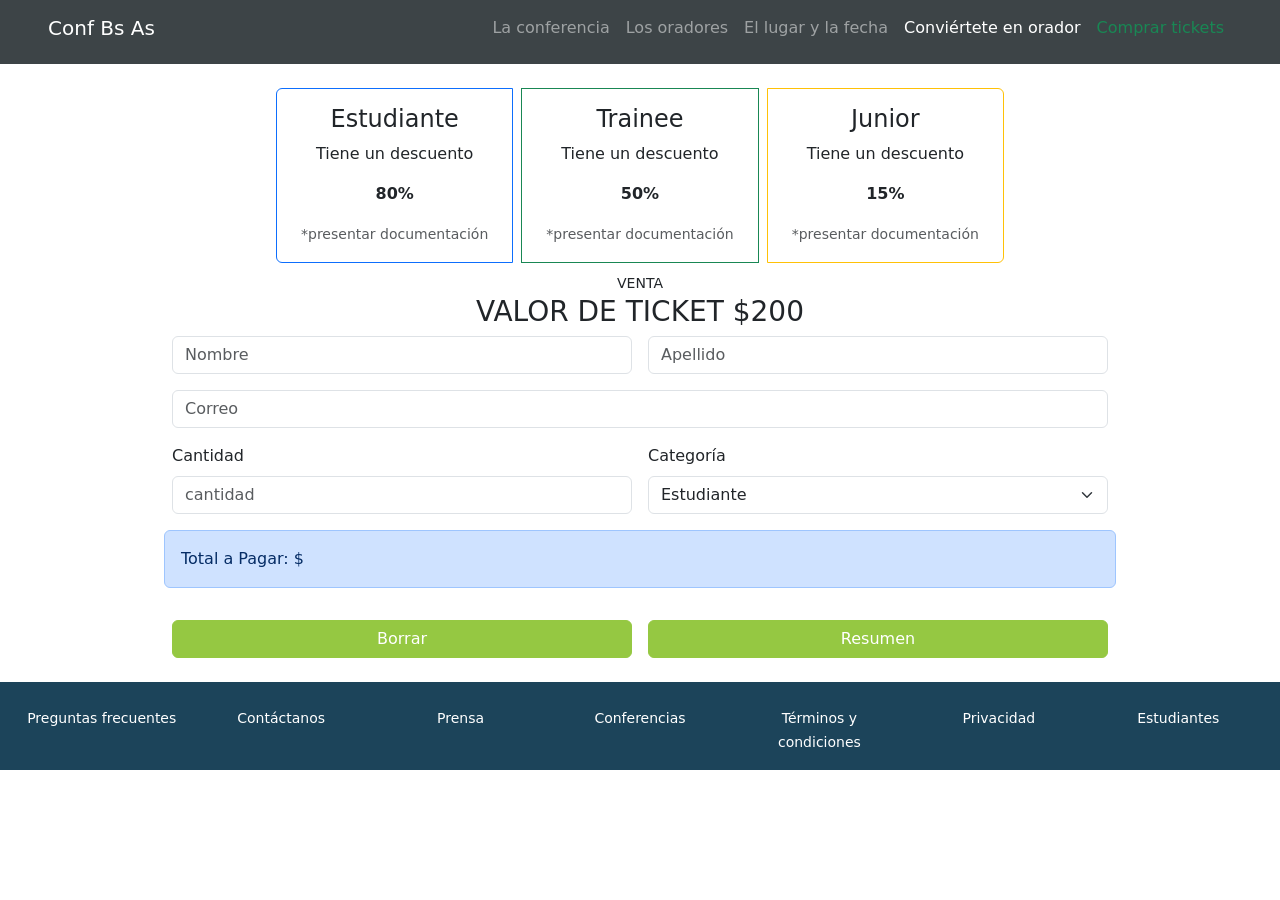
<file: Codo a Codo- Full Stack/TP integrador/compratk.html>
<!DOCTYPE html>
<html lang="es">
  <head>
    <meta charset="UTF-8" />
    <meta http-equiv="X-UA-Compatible" content="IE=edge" />
    <meta name="viewport" content="width=device-width, initial-scale=1.0" />
    <link rel="stylesheet" href="css/styles.css" />
    

    <link
      href="https://cdn.jsdelivr.net/npm/bootstrap@5.0.2/dist/css/bootstrap.min.css"
      rel="stylesheet"
      integrity="sha384-EVSTQN3/azprG1Anm3QDgpJLIm9Nao0Yz1ztcQTwFspd3yD65VohhpuuCOmLASjC"
      crossorigin="anonymous"
    />

    <script type="text/javascript" src="js/scripts.js"></script>
    <title>Conf Bs As</title>
  </head>
  <body>
    <!--  menu -->
    <nav
      class="navbar navbar-expand-lg navbar-light px-5 pb-3"
      style="background-color: #3d4447"
    >
      
        <a class="navbar-brand text-white" href="#">Conf Bs As</a>
        <button
          class="navbar-toggler"
          type="button"
          data-bs-toggle="collapse"
          data-bs-target="#navbarNavAltMarkup"
          aria-controls="navbarNavAltMarkup"
          aria-expanded="false"
          aria-label="Toggle navigation"
        >
          <span class="navbar-toggler-icon"></span>
        </button>
        <div
          class="collapse navbar-collapse justify-content-end"
          id="navbarNavAltMarkup"
        >
          <div class="navbar-nav">
            <a class="nav-link  text-white-50" aria-current="page" href="#"
              >La conferencia</a
            >
            <a class="nav-link text-white-50" href="#">Los oradores</a>
            <a class="nav-link text-white-50" href="#">El lugar y la fecha</a>
            <a class="nav-link active text-white">Conviértete en orador</a>
            <a class="nav-link text-success" href="compratk.html"
              >Comprar tickets</a
            >
          </div>
        </div>
      </div>
    </nav>

    <!-- Fin del menú  -->
    <br>
    <!-- Cards descuento  -->
    <div class="container fluid d-flex justify-content-center ">
      <!--Card 1-->
    <div class="card-group "  style="width: 46rem;">
      <div class="card border border-primary text-center mx-1">
        <div class="card-body">
          <p class="card-text h4">Estudiante</p>
          <p class="card-text">Tiene un descuento</p>
          <p class="card-text"> <strong>80%</strong></p>
          <p class="card-text text-muted"> <small> *presentar documentación</small></p>
        </div>
      </div>
      <!--Card 2-->
      <div class="card border border-success text-center mx-1" >
        <div class="card-body">
          <p class="card-text h4">Trainee</p>
          <p class="card-text">Tiene un descuento</p>
          <p class="card-text"> <strong>50%</strong></p>
          <p class="card-text text-muted"><small> *presentar documentación</small></p>
        </div>
      </div>
      <!--Card 3-->
      <div class="card border border-warning text-center mx-1" >
        <div class="card-body">
          <p class="card-text h4">Junior</p>
          <p class="card-text">Tiene un descuento</p>
          <p class="card-text"> <strong>15%</strong></p>
          <p class="card-text text-muted"><small> *presentar documentación</small></p>
        </div>
      </div>
    </div>
  </div>
   <!-- Fin Cards descuento  -->

    
    <div>
      <p class="text-uppercase pt-2 mb-0 text-center">
        <small>venta</small>
      </p>
      <p class="h3 text-uppercase text-center">valor de ticket $200</p>
    </div>
    


     <!-- Formulario  -->
 
    <div class="container-fluid col-9">
    <form class="row g-3" id="compraEntradas">
      
      <div class="col-md-6">
        <input type="text" class="form-control" id="inputNombre" placeholder="Nombre"  aria-label="Nombre" >
      </div>
      <div class="col-md-6">
        <input type="text" class="form-control" id="inputApellido" placeholder="Apellido"  aria-label="Apellido">
      </div>
      <div class="col-12">
        <input type="email" class="form-control" id="inputEmail" placeholder="Correo" aria-label="Correo">
      </div>
      
      <div class="col-md-6">
        <label for="inputCantidad" class="form-label">Cantidad</label>
        <input type="text" class="form-control" id="inputCantidad" placeholder="cantidad">
      </div>
      <div class="col-md-6">
        <label for="inputCategoria" class="form-label">Categoría</label>
        <select id="inputCategoria" class="form-select" >
          <option selected>Estudiante</option>
          <option>Trainee</option>
          <option>Junior</option>
          <option>General</option>
        </select>
      </div>
  
      <div class="alert alert-primary " role="alert" >
        <p class="mb-0" id="importeTotal">Total a Pagar: $</p>
      </div>
      
      <div class="col">
          <button class="btn btn-success col-sm-12  botonEnviar" type="button" id="btnBorrar" onclick="borrar();">Borrar</button>
      </div>
      <div class="col">
          <button class="btn btn-success col-sm-12 botonEnviar" type="button" id="btnResumen"  onclick="calcularTotal();">Resumen</button>
        </div>
      </div>
    
    </form>
  </div>


    <!-- fin de Formulario  -->
   
    <br>

    <!-- Pie de página -->
    <footer class="container-fluid pie text-white pt-4">
      <div class="container-fluid text-center">
        <div class="row">
          <div class="col">
            <p><small>Preguntas frecuentes</small></p>
          </div>
          <div class="col">
            <p><small>Contáctanos</small></p>
          </div>
          <div class="col">
            <p><small>Prensa</small></p>
          </div>
          <div class="col">
            <p><small>Conferencias</small></p>
          </div>
          <div class="col">
            <p><small>Términos y condiciones</small></p>
          </div>
          <div class="col">
            <p><small>Privacidad</small></p>
          </div>
          <div class="col">
            <p><small>Estudiantes</small></p>
          </div>
        </div>
      </div>
    </footer>

    <script
      src="https://cdn.jsdelivr.net/npm/bootstrap@5.0.2/dist/js/bootstrap.bundle.min.js"
      integrity="sha384-MrcW6ZMFYlzcLA8Nl+NtUVF0sA7MsXsP1UyJoMp4YLEuNSfAP+JcXn/tWtIaxVXM"
      crossorigin="anonymous"
    ></script>
  </body>
</html>
</file>
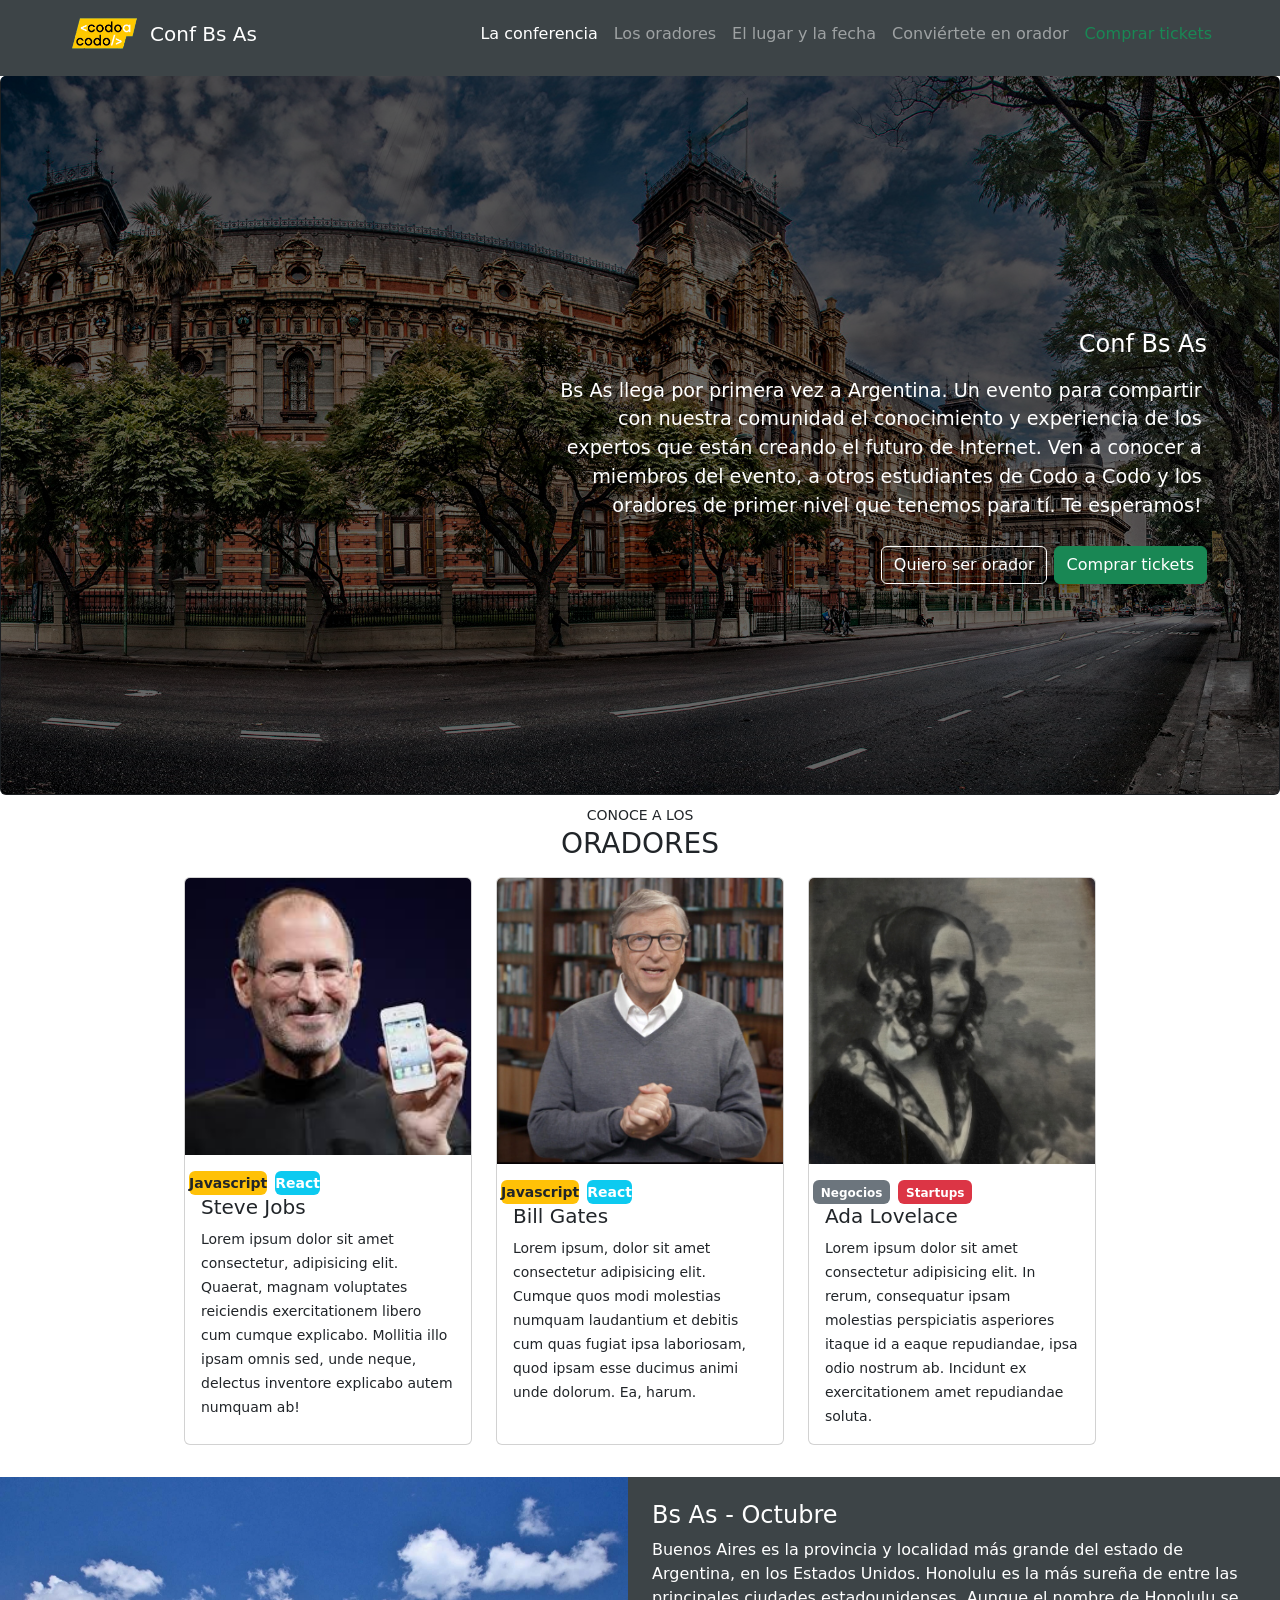
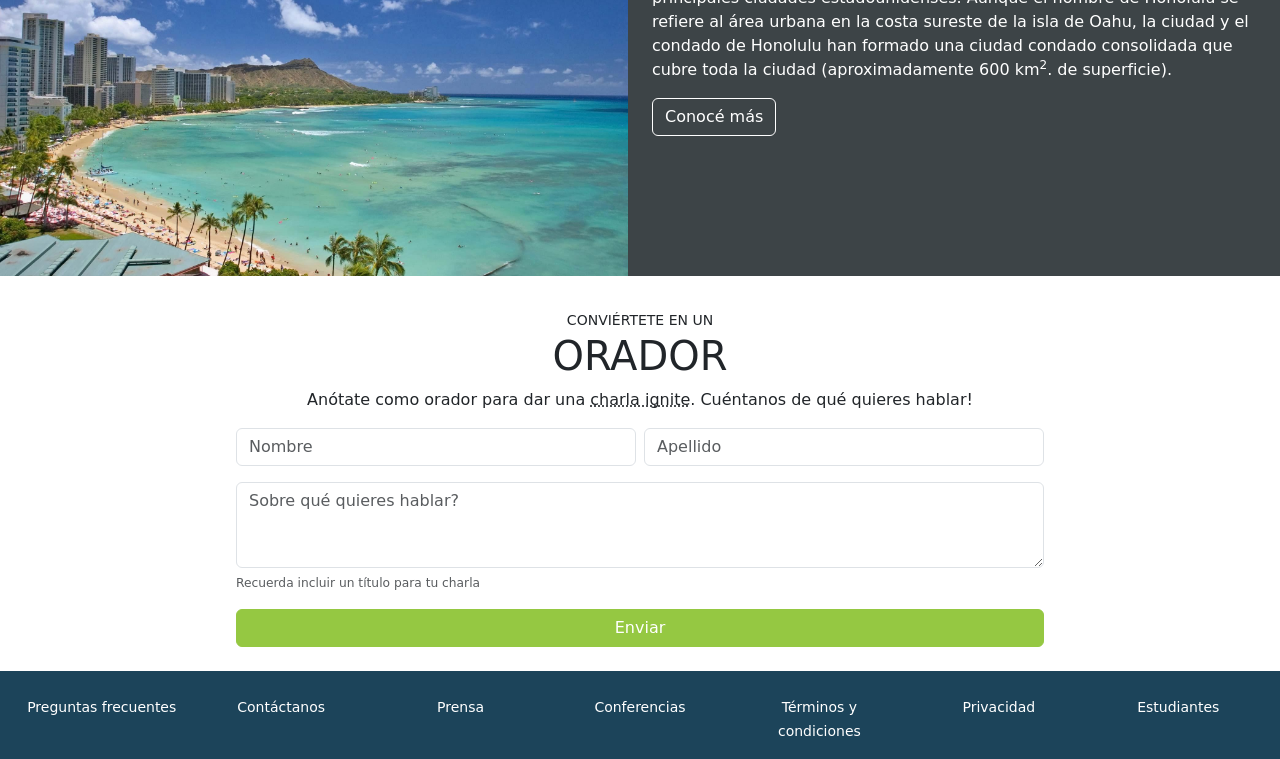
<file: Codo a Codo- Full Stack/TP integrador/tpintegrador.html>
<!DOCTYPE html>
<html lang="es">
  <head>
    <meta charset="UTF-8" />
    <meta http-equiv="X-UA-Compatible" content="IE=edge" />
    <meta name="viewport" content="width=device-width, initial-scale=1.0" />
    <link rel="stylesheet" href="css/styles.css" />

    <link
      href="https://cdn.jsdelivr.net/npm/bootstrap@5.0.2/dist/css/bootstrap.min.css"
      rel="stylesheet"
      integrity="sha384-EVSTQN3/azprG1Anm3QDgpJLIm9Nao0Yz1ztcQTwFspd3yD65VohhpuuCOmLASjC"
      crossorigin="anonymous"
    />

    <script type="text/javascript" src="js/scripts.js"></script>
    <title>Conf Bs As</title>
  </head>
  <body>
    <!--  menu -->
    <nav
      class="navbar navbar-expand-lg navbar-light px-5 pb-3"
      style="background-color: #3d4447"
    >
      <div class="container-fluid">
        <img
          src="images/codoacodo.png"
          width="90em"
          alt="Logo de Codo a Codo"
        />
        <a class="navbar-brand text-white" href="#">Conf Bs As</a>
        <button
          class="navbar-toggler"
          type="button"
          data-bs-toggle="collapse"
          data-bs-target="#navbarNavAltMarkup"
          aria-controls="navbarNavAltMarkup"
          aria-expanded="false"
          aria-label="Toggle navigation"
        >
          <span class="navbar-toggler-icon"></span>
        </button>
        <div
          class="collapse navbar-collapse justify-content-end"
          id="navbarNavAltMarkup"
        >
          <div class="navbar-nav">
            <a class="nav-link active text-white" aria-current="page" href="#"
              >La conferencia</a
            >
            <a class="nav-link text-white-50" href="#">Los oradores</a>
            <a class="nav-link text-white-50" href="#">El lugar y la fecha</a>
            <a class="nav-link text-white-50">Conviértete en orador</a>
            <a class="nav-link text-success" href="compratk.html"
              >Comprar tickets</a
            >
          </div>
        </div>
      </div>
    </nav>

    <!-- Fin del menú  -->

    <!-- Conf Bs As -->
    <div class="card bg-dark text-white border-top-0 degradado">
      <img src="images/ba1.jpg" class="card-img" alt="Buenos Aires" />
      <div
        class="
          card-img-overlay
          degradado-desc
          text-end
          px-5
          TextoDer
          textoAbajo
        "
      >
        <h4 class="card-title textoAbajo mx-4">Conf Bs As</h4>

        <p
          class="card-text centrado col-md-7 TextoDer textoAbajo"
          style="max-width: fit-content"
        >
          Bs As llega por primera vez a Argentina. Un evento para compartir con
          nuestra comunidad el conocimiento y experiencia de los expertos que
          están creando el futuro de Internet. Ven a conocer a miembros del
          evento, a otros estudiantes de Codo a Codo y los oradores de primer
          nivel que tenemos para tí. Te esperamos!
        </p>

        <a
          href="#"
          class="btn btn-outline-dark text-white border-white textoAbajo"
          >Quiero ser orador</a
        >
        <a href="#" class="btn btn-success textoAbajo me-4">Comprar tickets</a>
      </div>
    </div>

    <!-- Conoce a los oradores y Cards -->
    <div class="container-fluid text-center px-5" style="width: 80%">
      <p class="text-uppercase pt-2 mb-0">
        <small>conoce a los</small>
      </p>
      <p class="h3 text-uppercase">oradores</p>

      <!-- Cards-->
      <div class="card border-0">
        <div class="row row-cols-1 row-cols-md-3 g-4 textizq">
          <div class="col">
            <div class="card h-100">
              <img
                src="images/steve.jpg"
                class="card-img-top"
                alt="Steve Jobs"
              />
              <div class="card-body">
                <div class="container px-5 py-0">
                  <div class="row ms-0 position-absolute start-0">
                    <div
                      class="
                        col
                        card-text
                        bg-warning
                        rounded
                        mx-1
                        p-0
                        text-center
                      "
                    >
                      <small><strong>Javascript</strong></small>
                    </div>
                    <div
                      class="
                        col
                        card-text
                        bg-info
                        rounded
                        mx-1
                        p-0
                        text-center text-white
                      "
                    >
                      <small><strong>React</strong></small>
                    </div>
                  </div>
                </div>
                <br />
                <h5 class="card-title">Steve Jobs</h5>
                <p class="card-text">
                  <small>
                    Lorem ipsum dolor sit amet consectetur, adipisicing elit.
                    Quaerat, magnam voluptates reiciendis exercitationem libero
                    cum cumque explicabo. Mollitia illo ipsam omnis sed, unde
                    neque, delectus inventore explicabo autem numquam ab!
                  </small>
                </p>
              </div>
            </div>
          </div>
          <div class="col">
            <div class="card h-100">
              <img
                src="images/bill.jpg"
                class="card-img-top"
                alt="Bill Gates"
              />
              <div class="card-body">
                <div class="container px-5 py-0">
                  <div class="row ms-0 position-absolute start-0">
                    <div
                      class="
                        col
                        card-text
                        bg-warning
                        rounded
                        mx-1
                        p-0
                        mb-0
                        text-center
                      "
                    >
                      <small><strong>Javascript</strong></small>
                    </div>
                    <div
                      class="
                        col
                        card-text
                        bg-info
                        rounded
                        text-white
                        mx-1
                        p-0
                        mb-0
                        text-center
                      "
                    >
                      <small><strong>React</strong></small>
                    </div>
                  </div>
                </div>
                <br />
                <h5 class="card-title">Bill Gates</h5>
                <p class="card-text">
                  <small>
                    Lorem ipsum, dolor sit amet consectetur adipisicing elit.
                    Cumque quos modi molestias numquam laudantium et debitis cum
                    quas fugiat ipsa laboriosam, quod ipsam esse ducimus animi
                    unde dolorum. Ea, harum.
                  </small>
                </p>
              </div>
            </div>
          </div>
          <div class="col">
            <div class="card h-100">
              <img
                src="images/ada.jpeg"
                class="card-img-top"
                alt="Ada Lovelace"
              />
              <div class="card-body">
                <div class="container px-5 py-0">
                  <div class="row ms-0 position-absolute start-0">
                    <div
                      class="
                        col
                        card-text
                        bg-secondary
                        rounded
                        mx-1
                        p-0
                        mb-0
                        text-center text-white
                      "
                    >
                      <span class="badge badge-warning">Negocios</span>
                    </div>
                    <div
                      class="
                        col
                        card-text
                        bg-danger
                        rounded
                        text-white
                        mx-1
                        p-0
                        mb-0
                        text-center
                      "
                    >
                      <span class="badge badge-warning">Startups</span>
                    </div>
                  </div>
                </div>
                <br />

                <h5 class="card-title">Ada Lovelace</h5>
                <p class="card-text">
                  <small>
                    Lorem ipsum dolor sit amet consectetur adipisicing elit. In
                    rerum, consequatur ipsam molestias perspiciatis asperiores
                    itaque id a eaque repudiandae, ipsa odio nostrum ab.
                    Incidunt ex exercitationem amet repudiandae soluta.
                  </small>
                </p>
              </div>
            </div>
          </div>
        </div>
      </div>
    </div>
    <!-- Final de las cards -->

    <!-- Bs As - Octubre -->
    <br />
    <div class="container-fluid">
      <div class="row justify-content-center text-white divDoble">
        <div class="col-6 d-inline ps-0">
          <img src="images/honolulu.jpg" alt="Honolulu" class="card-img-top" />
        </div>
        <div class="col-6 d-inline divDoble">
          <br />
          <p class="h4">Bs As - Octubre</p>
          <p>
            Buenos Aires es la provincia y localidad más grande del estado de
            Argentina, en los Estados Unidos. Honolulu es la más sureña de entre
            las principales ciudades estadounidenses. Aunque el nombre de
            Honolulu se refiere al área urbana en la costa sureste de la isla de
            Oahu, la ciudad y el condado de Honolulu han formado una ciudad
            condado consolidada que cubre toda la ciudad (aproximadamente 600
            km<sup>2</sup>. de superficie).
          </p>
          <a href="#" class="btn btn-outline-dark text-white border-white">
            Conocé más
          </a>
        </div>
      </div>
    </div>
    <br />

    <!-- Formulario de registro de oradores -->
    <div class="container-fluid text-center" px-5 style="width: 65%">
      <p class="text-uppercase pt-2 mb-0">
        <small>conviértete en un</small>
      </p>
      <p class="h1 text-uppercase">orador</p>
      <p>
        Anótate como orador para dar una
        <abbr title="attribute">charla ignite</abbr>. Cuéntanos de qué quieres
        hablar!
      </p>
      <div class="row g-2">
        <div class="col-md">
          <div class="mb-3">
            <input
              type="text"
              class="form-control"
              id="inputNombre"
              placeholder="Nombre"
            />
          </div>
        </div>
        <div class="col-md">
          <div class="mb-3">
            <input
              type="text"
              class="form-control"
              id="inputApellido"
              placeholder="Apellido"
            />
          </div>
        </div>
      </div>

      <div class="mb-3">
        <textarea
          class="form-control"
          id="exampleFormControlTextarea1"
          rows="3"
          placeholder="Sobre qué quieres hablar?"
        ></textarea>
        <p class="form-text alineadoIzq">
          <small>Recuerda incluir un título para tu charla</small>
        </p>
      </div>
      <div class="d-grid gap-2">
        <button class="btn btn-primary botonEnviar" type="button">
          Enviar
        </button>
      </div>
    </div>
    <br />

    <!-- Pie de página -->
    <footer class="container-fluid pie text-white pt-4">
      <div class="container-fluid text-center">
        <div class="row">
          <div class="col">
            <p><small>Preguntas frecuentes</small></p>
          </div>
          <div class="col">
            <p><small>Contáctanos</small></p>
          </div>
          <div class="col">
            <p><small>Prensa</small></p>
          </div>
          <div class="col">
            <p><small>Conferencias</small></p>
          </div>
          <div class="col">
            <p><small>Términos y condiciones</small></p>
          </div>
          <div class="col">
            <p><small>Privacidad</small></p>
          </div>
          <div class="col">
            <p><small>Estudiantes</small></p>
          </div>
        </div>
      </div>
    </footer>

    <script
      src="https://cdn.jsdelivr.net/npm/bootstrap@5.0.2/dist/js/bootstrap.bundle.min.js"
      integrity="sha384-MrcW6ZMFYlzcLA8Nl+NtUVF0sA7MsXsP1UyJoMp4YLEuNSfAP+JcXn/tWtIaxVXM"
      crossorigin="anonymous"
    ></script>
  </body>
</html>
</file>
<file: Codo a Codo- Full Stack/TP integrador/css/styles.css>
.degradado {
  background: black;
  padding: 0px;
  position: relative;
  text-align: center;
  width: 100%;
}

.degradado img {
  opacity: 1;
  transition: 0.5s opacity;
}

.degradado .degradado-desc {
  background-color: rgba(0, 0, 0, 0.6);
  bottom: 0px;
  color: white;
  font-size: 1.2em;
  left: 0px;
  padding: 10px 15px;
  position: absolute;
  transition: 0.5s padding;
  text-align: center;
  width: 100%;
}

.degradado:hover img {
  opacity: 0.7;
}

.centrado {
  text-align: right;
  padding: 0.5em;
}

.textizq {
  text-align: left;
  padding: 0.5em;
}

.TextoDer {
  position: inherit;
  left: 40%;
  font-size: 1.5vw;
}

.textoAbajo {
  position: relative;
  bottom: -35%;
}

.texto-negro {
  color: black;
}

.alineadoIzq {
  text-align: left;
  padding: 0em;
}

.divDoble {
  /*da color de fondo al div que contiene la imagen de honolulu y el texto */
  background-color: #3d4447;
  max-width: auto;
  min-width: 300;
}

.botonEnviar {
  /*redefine el color del botón enviar*/
  background-color: #95c842 !important;
  border-color: #95c842 !important;
}

.pie {
  background-color: #1c445a;
}
</file>
